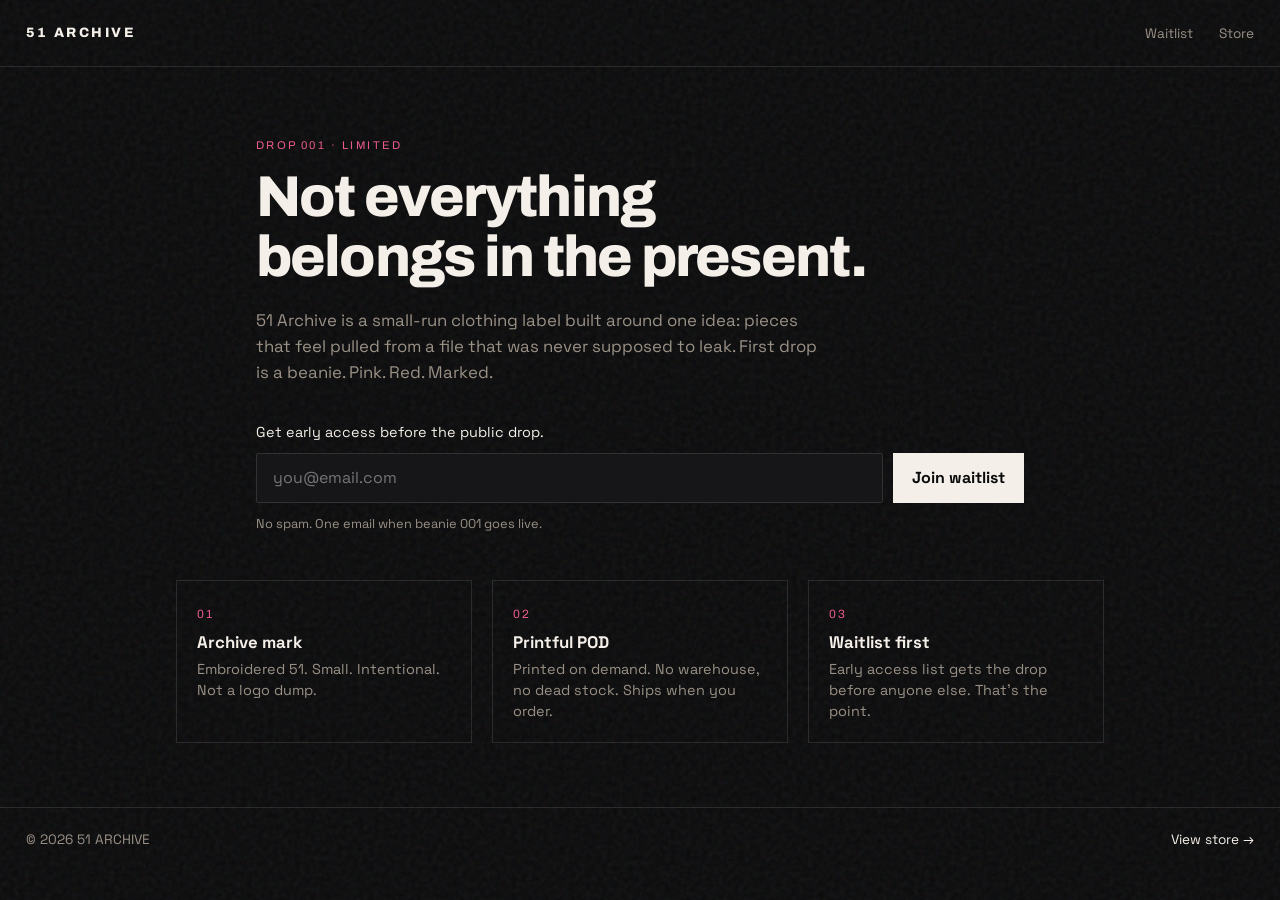
<file: index.html>
<!DOCTYPE html>
<html lang="en">
<head>
  <meta charset="UTF-8" />
  <meta name="viewport" content="width=device-width, initial-scale=1.0" />
  <title>51 ARCHIVE — Early Access</title>
  <link rel="preconnect" href="https://fonts.googleapis.com" />
  <link rel="preconnect" href="https://fonts.gstatic.com" crossorigin />
  <link href="https://fonts.googleapis.com/css2?family=Archivo:ital,wght@0,400;0,600;0,800;1,400&family=Space+Grotesk:wght@400;500;700&display=swap" rel="stylesheet" />
  <link rel="stylesheet" href="styles.css" />
</head>
<body>
  <div class="noise"></div>
  <header class="nav">
    <a href="index.html" class="logo">51 ARCHIVE</a>
    <nav>
      <a href="index.html">Waitlist</a>
      <a href="store.html">Store</a>
    </nav>
  </header>

  <main class="hero">
    <p class="eyebrow">DROP 001 · LIMITED</p>
    <h1>Not everything<br />belongs in the present.</h1>
    <p class="lede">
      51 Archive is a small-run clothing label built around one idea:
      pieces that feel pulled from a file that was never supposed to leak.
      First drop is a beanie. Pink. Red. Marked.
    </p>

    <form class="waitlist" id="waitlist-form" action="#" method="post">
      <label for="email">Get early access before the public drop.</label>
      <div class="row">
        <input type="email" id="email" name="email" placeholder="you@email.com" required />
        <button type="submit">Join waitlist</button>
      </div>
      <p class="fine" id="form-status">No spam. One email when beanie 001 goes live.</p>
    </form>
  </main>

  <section class="strip">
    <div class="tile">
      <span>01</span>
      <h3>Archive mark</h3>
      <p>Embroidered 51. Small. Intentional. Not a logo dump.</p>
    </div>
    <div class="tile">
      <span>02</span>
      <h3>Printful POD</h3>
      <p>Printed on demand. No warehouse, no dead stock. Ships when you order.</p>
    </div>
    <div class="tile">
      <span>03</span>
      <h3>Waitlist first</h3>
      <p>Early access list gets the drop before anyone else. That’s the point.</p>
    </div>
  </section>

  <footer>
    <p>© 2026 51 ARCHIVE</p>
    <a href="store.html">View store →</a>
  </footer>

  <script>
    const form = document.getElementById('waitlist-form');
    const status = document.getElementById('form-status');
    form.addEventListener('submit', (e) => {
      e.preventDefault();
      const email = document.getElementById('email').value.trim();
      const list = JSON.parse(localStorage.getItem('51_waitlist') || '[]');
      if (!list.includes(email)) list.push(email);
      localStorage.setItem('51_waitlist', JSON.stringify(list));
      status.textContent = 'You’re on the list. We’ll email you when 001 drops.';
      form.reset();
    });
  </script>
</body>
</html>
</file>
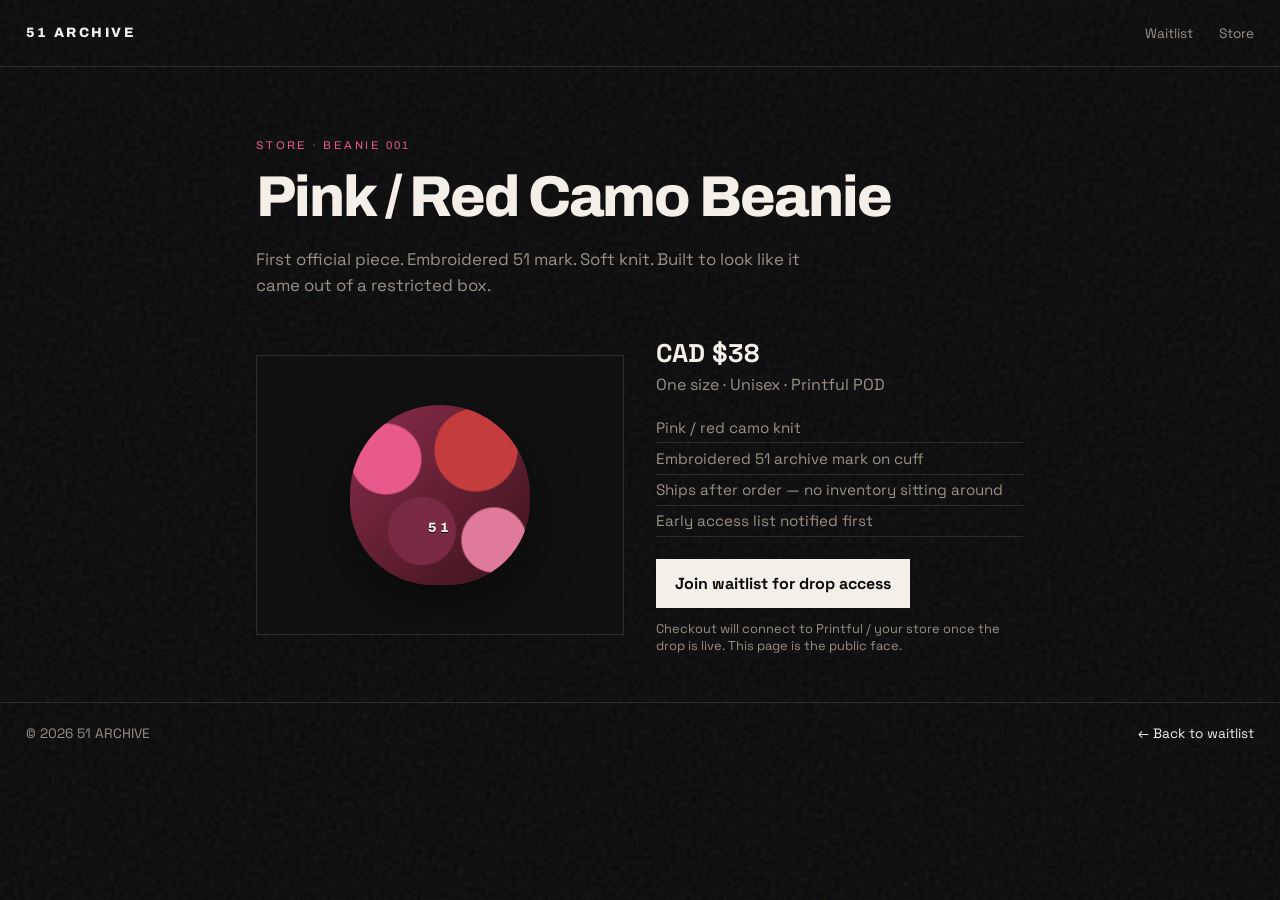
<file: store.html>
<!DOCTYPE html>
<html lang="en">
<head>
  <meta charset="UTF-8" />
  <meta name="viewport" content="width=device-width, initial-scale=1.0" />
  <title>51 ARCHIVE — Store</title>
  <link rel="preconnect" href="https://fonts.googleapis.com" />
  <link rel="preconnect" href="https://fonts.gstatic.com" crossorigin />
  <link href="https://fonts.googleapis.com/css2?family=Archivo:ital,wght@0,400;0,600;0,800;1,400&family=Space+Grotesk:wght@400;500;700&display=swap" rel="stylesheet" />
  <link rel="stylesheet" href="styles.css" />
</head>
<body>
  <div class="noise"></div>
  <header class="nav">
    <a href="index.html" class="logo">51 ARCHIVE</a>
    <nav>
      <a href="index.html">Waitlist</a>
      <a href="store.html">Store</a>
    </nav>
  </header>

  <main class="store">
    <p class="eyebrow">STORE · BEANIE 001</p>
    <h1>Pink / Red Camo Beanie</h1>
    <p class="lede">First official piece. Embroidered 51 mark. Soft knit. Built to look like it came out of a restricted box.</p>

    <article class="product">
      <div class="product-visual" aria-hidden="true">
        <div class="beanie-mock">
          <div class="camo"></div>
          <div class="mark">51</div>
        </div>
      </div>
      <div class="product-info">
        <p class="price">CAD $38</p>
        <p class="meta">One size · Unisex · Printful POD</p>
        <ul>
          <li>Pink / red camo knit</li>
          <li>Embroidered 51 archive mark on cuff</li>
          <li>Ships after order — no inventory sitting around</li>
          <li>Early access list notified first</li>
        </ul>
        <a class="cta" href="index.html">Join waitlist for drop access</a>
        <p class="fine">Checkout will connect to Printful / your store once the drop is live. This page is the public face.</p>
      </div>
    </article>
  </main>

  <footer>
    <p>© 2026 51 ARCHIVE</p>
    <a href="index.html">← Back to waitlist</a>
  </footer>
</body>
</html>
</file>
<file: styles.css>
:root {
  --bg: #0b0b0c;
  --fg: #f4efe8;
  --muted: #9a9186;
  --pink: #e85a8c;
  --red: #c43c3c;
  --line: rgba(244, 239, 232, 0.12);
}

* { box-sizing: border-box; margin: 0; padding: 0; }

html, body {
  background: var(--bg);
  color: var(--fg);
  font-family: "Space Grotesk", system-ui, sans-serif;
  min-height: 100%;
}

.noise {
  pointer-events: none;
  position: fixed;
  inset: 0;
  opacity: 0.07;
  background-image: url("data:image/svg+xml,%3Csvg viewBox='0 0 200 200' xmlns='http://www.w3.org/2000/svg'%3E%3Cfilter id='n'%3E%3CfeTurbulence type='fractalNoise' baseFrequency='0.85' numOctaves='4' stitchTiles='stitch'/%3E%3C/filter%3E%3Crect width='100%25' height='100%25' filter='url(%23n)'/%3E%3C/svg%3E");
  z-index: 0;
}

.nav, main, footer, .strip { position: relative; z-index: 1; }

.nav {
  display: flex;
  justify-content: space-between;
  align-items: center;
  padding: 1.4rem 1.6rem;
  border-bottom: 1px solid var(--line);
}

.logo {
  font-family: "Archivo", sans-serif;
  font-weight: 800;
  letter-spacing: 0.18em;
  font-size: 0.85rem;
  color: var(--fg);
  text-decoration: none;
}

nav a {
  color: var(--muted);
  text-decoration: none;
  margin-left: 1.4rem;
  font-size: 0.85rem;
}
nav a:hover { color: var(--fg); }

.hero, .store {
  max-width: 820px;
  margin: 0 auto;
  padding: 4.5rem 1.6rem 3rem;
}

.eyebrow {
  font-family: "Archivo", sans-serif;
  letter-spacing: 0.22em;
  font-size: 0.7rem;
  color: var(--pink);
  margin-bottom: 1rem;
}

h1 {
  font-family: "Archivo", sans-serif;
  font-weight: 800;
  font-size: clamp(2.2rem, 6vw, 3.6rem);
  line-height: 1.05;
  letter-spacing: -0.03em;
  margin-bottom: 1.2rem;
}

.lede {
  color: var(--muted);
  font-size: 1.05rem;
  line-height: 1.55;
  max-width: 36rem;
  margin-bottom: 2.4rem;
}

.waitlist label {
  display: block;
  font-size: 0.9rem;
  margin-bottom: 0.7rem;
}

.row {
  display: flex;
  gap: 0.6rem;
  flex-wrap: wrap;
}

input[type="email"] {
  flex: 1;
  min-width: 220px;
  background: #161618;
  border: 1px solid var(--line);
  color: var(--fg);
  padding: 0.85rem 1rem;
  font: inherit;
  border-radius: 2px;
}

button, .cta {
  background: var(--fg);
  color: var(--bg);
  border: 0;
  padding: 0.85rem 1.2rem;
  font: inherit;
  font-weight: 700;
  cursor: pointer;
  text-decoration: none;
  display: inline-block;
}

button:hover, .cta:hover { background: #fff; }

.fine {
  margin-top: 0.75rem;
  font-size: 0.8rem;
  color: var(--muted);
}

.strip {
  display: grid;
  grid-template-columns: repeat(auto-fit, minmax(200px, 1fr));
  gap: 1.2rem;
  padding: 0 1.6rem 4rem;
  max-width: 980px;
  margin: 0 auto;
}

.tile {
  border: 1px solid var(--line);
  padding: 1.3rem;
}
.tile span {
  color: var(--pink);
  font-family: "Archivo", sans-serif;
  font-size: 0.75rem;
  letter-spacing: 0.12em;
}
.tile h3 { margin: 0.5rem 0 0.4rem; font-size: 1.05rem; }
.tile p { color: var(--muted); font-size: 0.9rem; line-height: 1.45; }

.product {
  display: grid;
  grid-template-columns: 1fr 1fr;
  gap: 2rem;
  align-items: center;
}

.product-visual {
  min-height: 280px;
  border: 1px solid var(--line);
  display: grid;
  place-items: center;
  background: #111;
}

.beanie-mock {
  width: 180px;
  height: 180px;
  border-radius: 50% 50% 46% 46%;
  position: relative;
  overflow: hidden;
  box-shadow: 0 20px 50px rgba(0,0,0,0.45);
}

.camo {
  position: absolute;
  inset: 0;
  background:
    radial-gradient(circle at 20% 30%, #e85a8c 0 18%, transparent 19%),
    radial-gradient(circle at 70% 25%, #c43c3c 0 22%, transparent 23%),
    radial-gradient(circle at 40% 70%, #7a2a45 0 20%, transparent 21%),
    radial-gradient(circle at 80% 75%, #e07a9a 0 16%, transparent 17%),
    linear-gradient(135deg, #8b2d4a, #3a121c);
}

.mark {
  position: absolute;
  bottom: 28%;
  left: 50%;
  transform: translateX(-50%);
  font-family: "Archivo", sans-serif;
  font-weight: 800;
  letter-spacing: 0.2em;
  font-size: 0.85rem;
  color: #f4efe8;
  text-shadow: 0 1px 0 #000;
}

.price {
  font-size: 1.6rem;
  font-weight: 700;
  margin-bottom: 0.3rem;
}

.meta { color: var(--muted); margin-bottom: 1.1rem; }

.product-info ul {
  list-style: none;
  margin-bottom: 1.4rem;
}
.product-info li {
  padding: 0.35rem 0;
  border-bottom: 1px solid var(--line);
  color: var(--muted);
  font-size: 0.95rem;
}

footer {
  display: flex;
  justify-content: space-between;
  padding: 1.4rem 1.6rem 2.4rem;
  border-top: 1px solid var(--line);
  color: var(--muted);
  font-size: 0.85rem;
}
footer a { color: var(--fg); text-decoration: none; }

@media (max-width: 700px) {
  .product { grid-template-columns: 1fr; }
}
</file>
